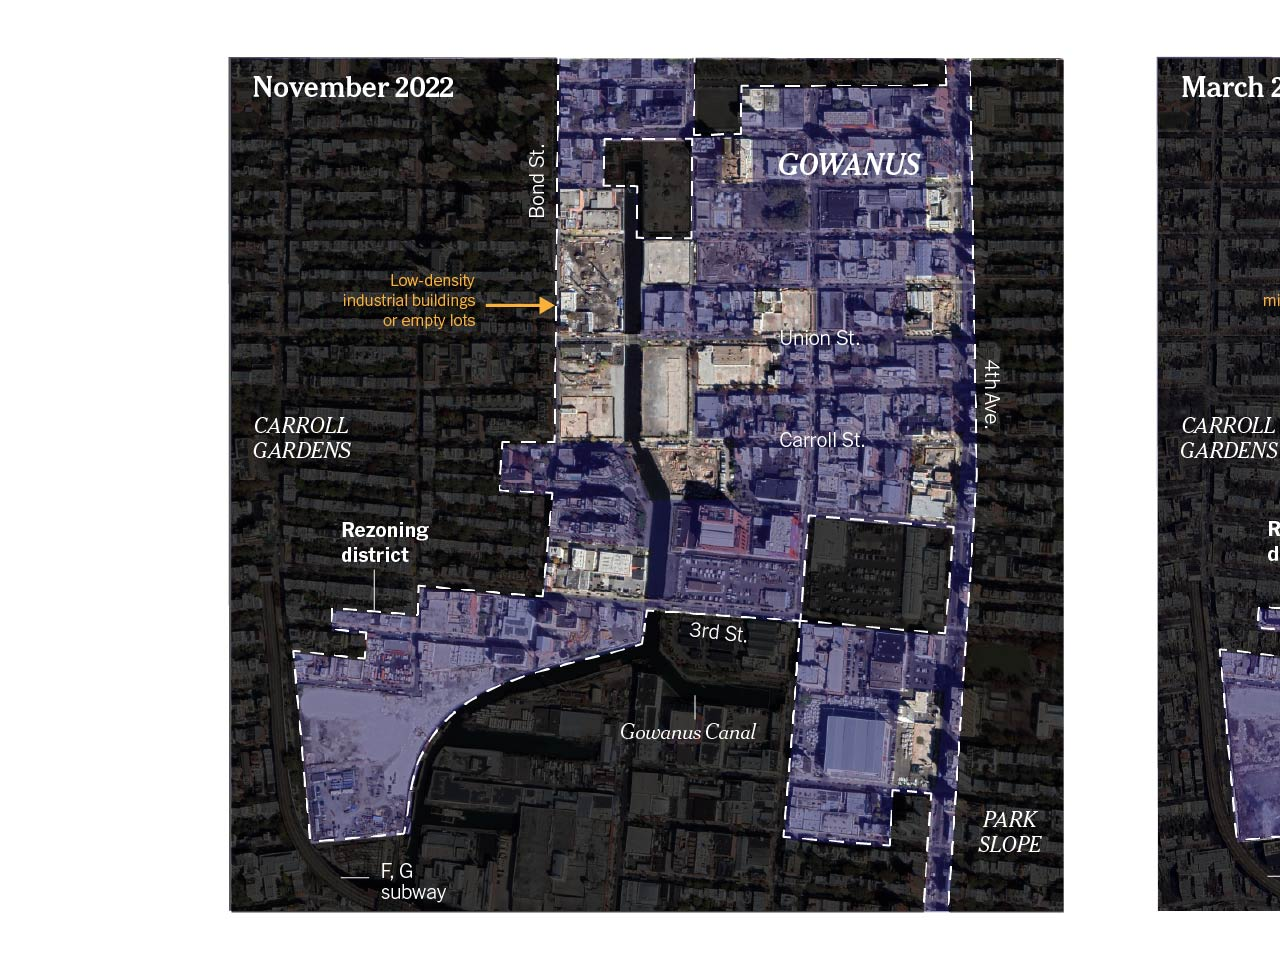
<file: gowanus-rezoning.html>
<!DOCTYPE html>
<html lang="en">
<head>

  <meta charset="utf-8">
  <title>Ariane Vartanian</title>
  <meta name="description" content="">
  <meta name="author" content="">

  <meta name="viewport" content="width=device-width, initial-scale=1">


  <link rel="preconnect" href="https://fonts.googleapis.com">
  <link rel="preconnect" href="https://fonts.gstatic.com" crossorigin>
  <link href="https://fonts.googleapis.com/css2?family=Inconsolata:wght@200..900&display=swap" rel="stylesheet">
  <link href="//fonts.googleapis.com/css?family=Raleway:400,300,600" rel="stylesheet" type="text/css">
  <link href="https://fonts.googleapis.com/css2?family=Geist:wght@100..900&family=Instrument+Sans:ital,wght@0,400..700;1,400..700&family=Inter:ital,opsz,wght@0,14..32,100..900;1,14..32,100..900&family=Krub:ital,wght@0,200;0,300;0,400;0,500;0,600;0,700;1,200;1,300;1,400;1,500;1,600;1,700&family=PT+Serif:ital,wght@0,400;0,700;1,400;1,700&family=Radio+Canada+Big:ital,wght@0,400..700;1,400..700&display=swap" rel="stylesheet">
  <link href="https://fonts.googleapis.com/css2?family=Antic&family=Antic+Didone&family=Antic+Slab&family=BBH+Sans+Bogle&family=Boldonse&family=Hubot+Sans:ital,wght@0,200..900;1,200..900&family=Italiana&family=Matangi:wght@300..900&family=Rubik+Doodle+Shadow&family=SUSE+Mono:ital,wght@0,100..800;1,100..800&display=swap" rel="stylesheet">

  <link rel="stylesheet" href="css/normalize.css">
  <link rel="stylesheet" href="css/skeleton.css">


</head>
<body>

<div class="container">

  <!-- columns should be the immediate child of a .row -->
  <div class="row">
    <div class="eleven columns">
<div class="media">
            
    <img src="images/gowanus-rezoning.jpg" alt="Satellite imagery of Gowanus zoning">
</div>


</div>

</body>
</html>
</file>
<file: css/skeleton.css>
/*
* Skeleton V2.0.4
* Copyright 2014, Dave Gamache
* www.getskeleton.com
* Free to use under the MIT license.
* http://www.opensource.org/licenses/mit-license.php
* 12/29/2014
*/


/* Table of contents
––––––––––––––––––––––––––––––––––––––––––––––––––
- Grid
- Base Styles
- Typography
- Links
- Buttons
- Forms
- Lists
- Code
- Tables
- Spacing
- Utilities
- Clearing
- Media Queries
*/


/* Grid
–––––––––––––––––––––––––––––––––––––––––––––––––– */
.container {
  position: relative;
  width: 100%;
  max-width: 960px;
  margin: 0 auto;
  padding: 0 20px;
  box-sizing: border-box; }
.column,
.columns {
  width: 100%;
  float: left;
  box-sizing: border-box; }

/* For devices larger than 400px */
@media (min-width: 400px) {
  .container {
    width: 85%;
    padding: 0; }
}

/* For devices larger than 550px */
@media (min-width: 550px) {
  .container {
    width: 80%; }
  .column,
  .columns {
    margin-left: 4%; }
  .column:first-child,
  .columns:first-child {
    margin-left: 0; }

  .one.column,
  .one.columns                    { width: 4.66666666667%; }
  .two.columns                    { width: 13.3333333333%; }
  .three.columns                  { width: 22%;            }
  .four.columns                   { width: 30.6666666667%; }
  .five.columns                   { width: 39.3333333333%; }
  .six.columns                    { width: 48%;            }
  .seven.columns                  { width: 56.6666666667%; }
  .eight.columns                  { width: 65.3333333333%; }
  .nine.columns                   { width: 74.0%;          }
  .ten.columns                    { width: 82.6666666667%; }
  .eleven.columns                 { width: 91.3333333333%; }
  .twelve.columns                 { width: 100%; margin-left: 0; }

  .one-third.column               { width: 30.6666666667%; }
  .two-thirds.column              { width: 65.3333333333%; }

  .one-half.column                { width: 48%; }

  /* Offsets */
  .offset-by-one.column,
  .offset-by-one.columns          { margin-left: 8.66666666667%; }
  .offset-by-two.column,
  .offset-by-two.columns          { margin-left: 17.3333333333%; }
  .offset-by-three.column,
  .offset-by-three.columns        { margin-left: 26%;            }
  .offset-by-four.column,
  .offset-by-four.columns         { margin-left: 34.6666666667%; }
  .offset-by-five.column,
  .offset-by-five.columns         { margin-left: 43.3333333333%; }
  .offset-by-six.column,
  .offset-by-six.columns          { margin-left: 52%;            }
  .offset-by-seven.column,
  .offset-by-seven.columns        { margin-left: 60.6666666667%; }
  .offset-by-eight.column,
  .offset-by-eight.columns        { margin-left: 69.3333333333%; }
  .offset-by-nine.column,
  .offset-by-nine.columns         { margin-left: 78.0%;          }
  .offset-by-ten.column,
  .offset-by-ten.columns          { margin-left: 86.6666666667%; }
  .offset-by-eleven.column,
  .offset-by-eleven.columns       { margin-left: 95.3333333333%; }

  .offset-by-one-third.column,
  .offset-by-one-third.columns    { margin-left: 34.6666666667%; }
  .offset-by-two-thirds.column,
  .offset-by-two-thirds.columns   { margin-left: 69.3333333333%; }

  .offset-by-one-half.column,
  .offset-by-one-half.columns     { margin-left: 52%; }

}


/* Base Styles
–––––––––––––––––––––––––––––––––––––––––––––––––– */
/* NOTE
html is set to 62.5% so that all the REM measurements throughout Skeleton
are based on 10px sizing. So basically 1.5rem = 15px :) */
html {
  font-size: 62.5%; }
body {
  font-size: 1.5em; /* currently ems cause chrome bug misinterpreting rems on body element */
  line-height: 1.6;
  font-weight: 400;
  font-family: "Inconsolata", "HelveticaNeue", "Helvetica Neue", Helvetica, Arial, sans-serif;
  color: #222; }


/* Typography
–––––––––––––––––––––––––––––––––––––––––––––––––– */
h1, h2, h3, h4, h5, h6 {
  margin-top: 0;
  margin-bottom: 2rem;
  font-weight: 300; }
h1 { font-size: 4.0rem; line-height: 1.2;  letter-spacing: -.1rem;}
h2 { font-size: 3.6rem; line-height: 1.25; letter-spacing: -.1rem; }
h3 { font-size: 3.0rem; font-weight: bold; line-height: 1.3;  letter-spacing: -.1rem; color:#5159f6}
h4 { font-size: 2.4rem; line-height: 1.35; letter-spacing: -.08rem; }
h5 { font-size: 1.8rem; line-height: 1.5;  letter-spacing: -.05rem; color: #FF8F00;}
h6 { font-size: 1.5rem; line-height: 1.6;  letter-spacing: 0; }

footer { 
  text-align: center; 
  margin-top: 10rem;
  margin-bottom: 2rem;}

/* Larger than phablet */
@media (min-width: 550px) {
  h1 { font-size: 5.0rem; }
  h2 { font-size: 4.2rem; }
  h3 { font-size: 3.6rem; }
  h4 { font-size: 3.0rem; }
  h5 { font-size: 2.4rem; }
  h6 { font-size: 1.5rem; }
}

p {
  margin-top: 0; }


/* Links
–––––––––––––––––––––––––––––––––––––––––––––––––– */
a {
  color: #FF8F00; 
  text-decoration: none; }
a:hover {
  color: #e9488a; }


/* Buttons
–––––––––––––––––––––––––––––––––––––––––––––––––– */
.button,
button,
input[type="submit"],
input[type="reset"],
input[type="button"] {
  display: inline-block;
  height: 38px;
  padding: 0 30px;
  color: #555;
  text-align: center;
  font-size: 11px;
  font-weight: 600;
  line-height: 38px;
  letter-spacing: .1rem;
  text-transform: uppercase;
  text-decoration: none;
  white-space: nowrap;
  background-color: transparent;
  border-radius: 4px;
  border: 1px solid #bbb;
  cursor: pointer;
  box-sizing: border-box; }
.button:hover,
button:hover,
input[type="submit"]:hover,
input[type="reset"]:hover,
input[type="button"]:hover,
.button:focus,
button:focus,
input[type="submit"]:focus,
input[type="reset"]:focus,
input[type="button"]:focus {
  color: #333;
  border-color: #888;
  outline: 0; }
.button.button-primary,
button.button-primary,
input[type="submit"].button-primary,
input[type="reset"].button-primary,
input[type="button"].button-primary {
  color: #FFF;
  background-color: #33C3F0;
  border-color: #33C3F0; }
.button.button-primary:hover,
button.button-primary:hover,
input[type="submit"].button-primary:hover,
input[type="reset"].button-primary:hover,
input[type="button"].button-primary:hover,
.button.button-primary:focus,
button.button-primary:focus,
input[type="submit"].button-primary:focus,
input[type="reset"].button-primary:focus,
input[type="button"].button-primary:focus {
  color: #FFF;
  background-color: #1EAEDB;
  border-color: #1EAEDB; }


/* Forms
–––––––––––––––––––––––––––––––––––––––––––––––––– */
input[type="email"],
input[type="number"],
input[type="search"],
input[type="text"],
input[type="tel"],
input[type="url"],
input[type="password"],
textarea,
select {
  height: 38px;
  padding: 6px 10px; /* The 6px vertically centers text on FF, ignored by Webkit */
  background-color: #fff;
  border: 1px solid #D1D1D1;
  border-radius: 4px;
  box-shadow: none;
  box-sizing: border-box; }
/* Removes awkward default styles on some inputs for iOS */
input[type="email"],
input[type="number"],
input[type="search"],
input[type="text"],
input[type="tel"],
input[type="url"],
input[type="password"],
textarea {
  -webkit-appearance: none;
     -moz-appearance: none;
          appearance: none; }
textarea {
  min-height: 65px;
  padding-top: 6px;
  padding-bottom: 6px; }
input[type="email"]:focus,
input[type="number"]:focus,
input[type="search"]:focus,
input[type="text"]:focus,
input[type="tel"]:focus,
input[type="url"]:focus,
input[type="password"]:focus,
textarea:focus,
select:focus {
  border: 1px solid #33C3F0;
  outline: 0; }
label,
legend {
  display: block;
  margin-bottom: .5rem;
  font-weight: 600; }
fieldset {
  padding: 0;
  border-width: 0; }
input[type="checkbox"],
input[type="radio"] {
  display: inline; }
label > .label-body {
  display: inline-block;
  margin-left: .5rem;
  font-weight: normal; }


/* Lists
–––––––––––––––––––––––––––––––––––––––––––––––––– */
ul {
  list-style: circle inside; }
ol {
  list-style: decimal inside; }
ol, ul {
  padding-left: 0;
  margin-top: 0; }
ul ul,
ul ol,
ol ol,
ol ul {
  margin: 1.5rem 0 1.5rem 3rem;
  font-size: 90%; }
li {
  margin-bottom: 1rem; }


/* Code
–––––––––––––––––––––––––––––––––––––––––––––––––– */
code {
  padding: .2rem .5rem;
  margin: 0 .2rem;
  font-size: 90%;
  white-space: nowrap;
  background: #F1F1F1;
  border: 1px solid #E1E1E1;
  border-radius: 4px; }
pre > code {
  display: block;
  padding: 1rem 1.5rem;
  white-space: pre; }


/* Tables
–––––––––––––––––––––––––––––––––––––––––––––––––– */
th,
td {
  padding: 12px 15px;
  text-align: left;
  border-bottom: 1px solid #E1E1E1; }
th:first-child,
td:first-child {
  padding-left: 0; }
th:last-child,
td:last-child {
  padding-right: 0; }


/* Spacing
–––––––––––––––––––––––––––––––––––––––––––––––––– */
button,
.button {
  margin-bottom: 1rem; }
input,
textarea,
select,
fieldset {
  margin-bottom: 1.5rem; }
pre,
blockquote,
dl,
figure,
table,
p,
ul,
ol,
form {
  margin-bottom: 2.5rem; }


/* Utilities
–––––––––––––––––––––––––––––––––––––––––––––––––– */
.u-full-width {
  width: 100%;
  box-sizing: border-box; }
.u-max-full-width {
  max-width: 100%;
  box-sizing: border-box; }
.u-pull-right {
  float: right; }
.u-pull-left {
  float: left; }


/* Misc
–––––––––––––––––––––––––––––––––––––––––––––––––– */
hr {
  margin-top: 3rem;
  margin-bottom: 3.5rem;
  border-width: 0;
  border-top: 1px solid #E1E1E1; }


/* Clearing
–––––––––––––––––––––––––––––––––––––––––––––––––– */

/* Self Clearing Goodness */
.container:after,
.row:after,
.u-cf {
  content: "";
  display: table;
  clear: both; }


/* Media Queries
–––––––––––––––––––––––––––––––––––––––––––––––––– */
/*
Note: The best way to structure the use of media queries is to create the queries
near the relevant code. For example, if you wanted to change the styles for buttons
on small devices, paste the mobile query code up in the buttons section and style it
there.
*/


/* Larger than mobile */
@media (min-width: 400px) {}

/* Larger than phablet (also point when grid becomes active) */
@media (min-width: 550px) {}

/* Larger than tablet */
@media (min-width: 750px) {}

/* Larger than desktop */
@media (min-width: 1000px) {}

/* Larger than Desktop HD */
@media (min-width: 1200px) {}
</file>
